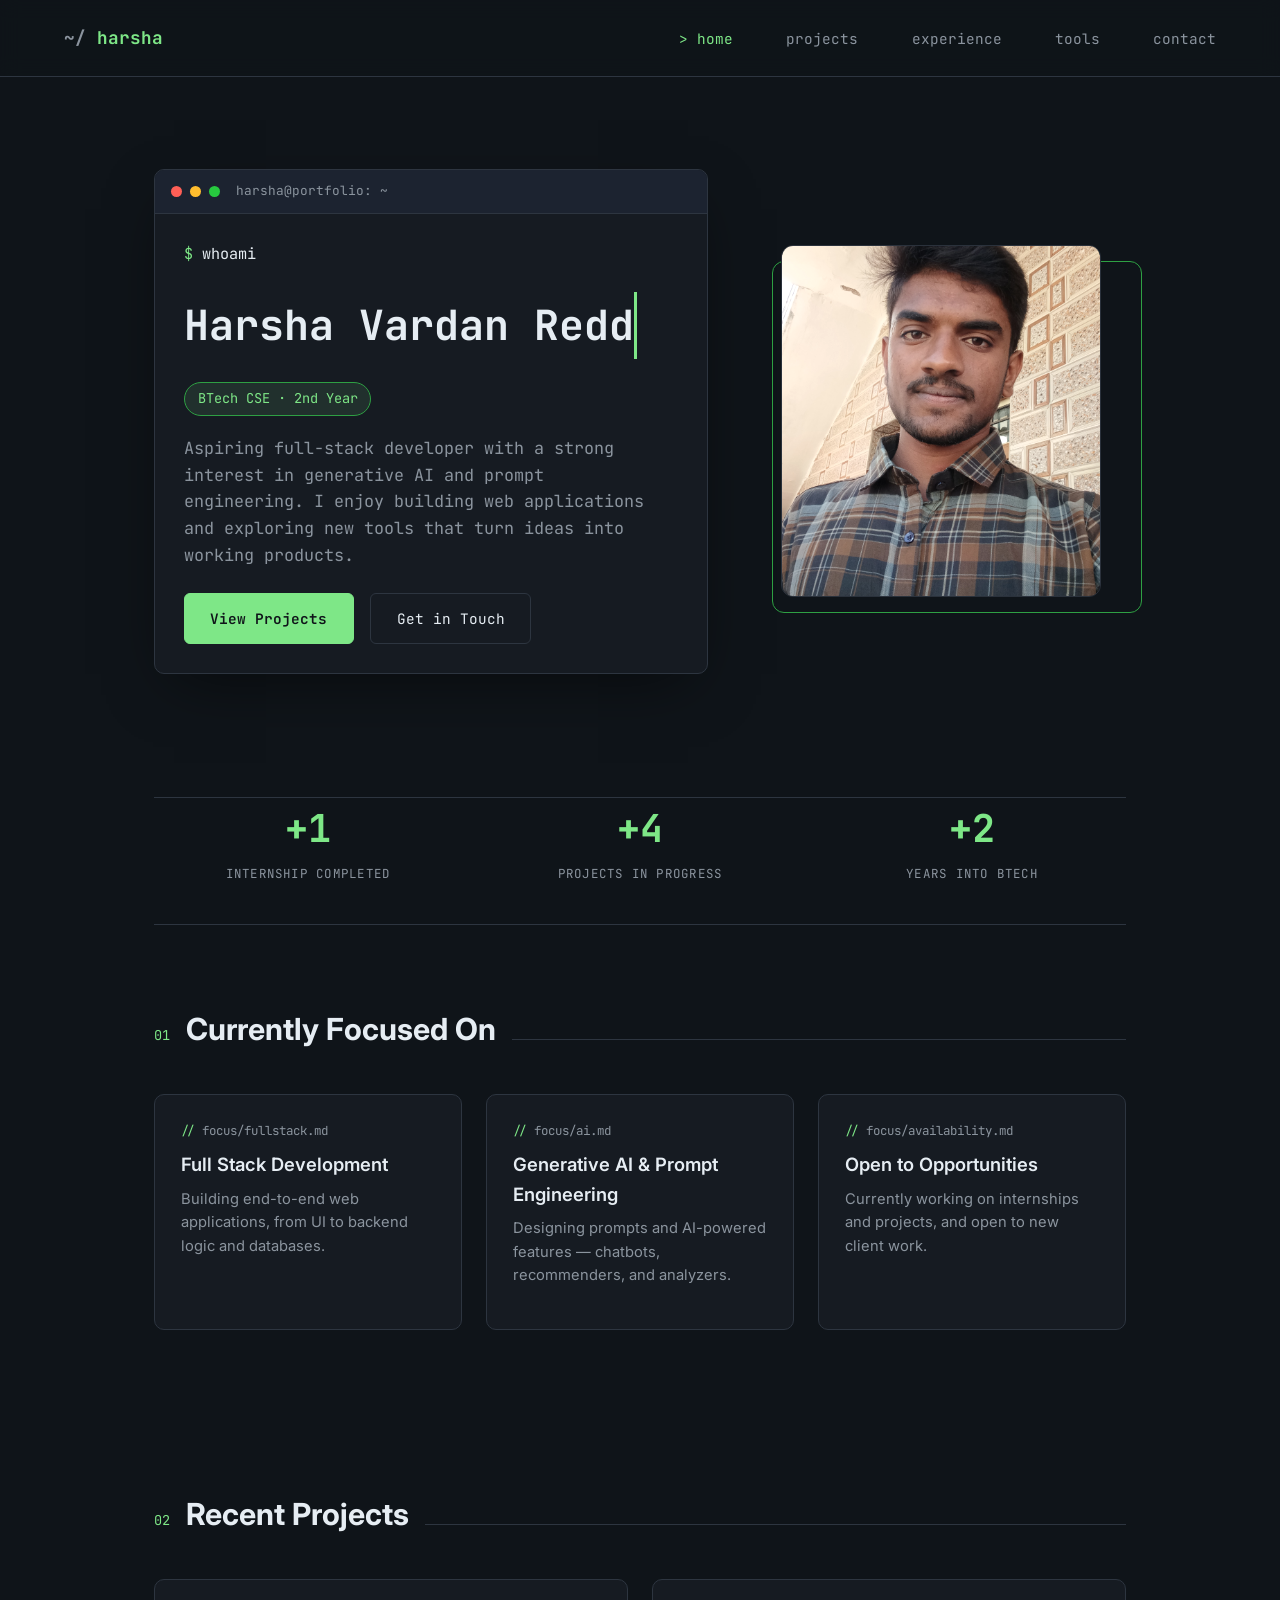
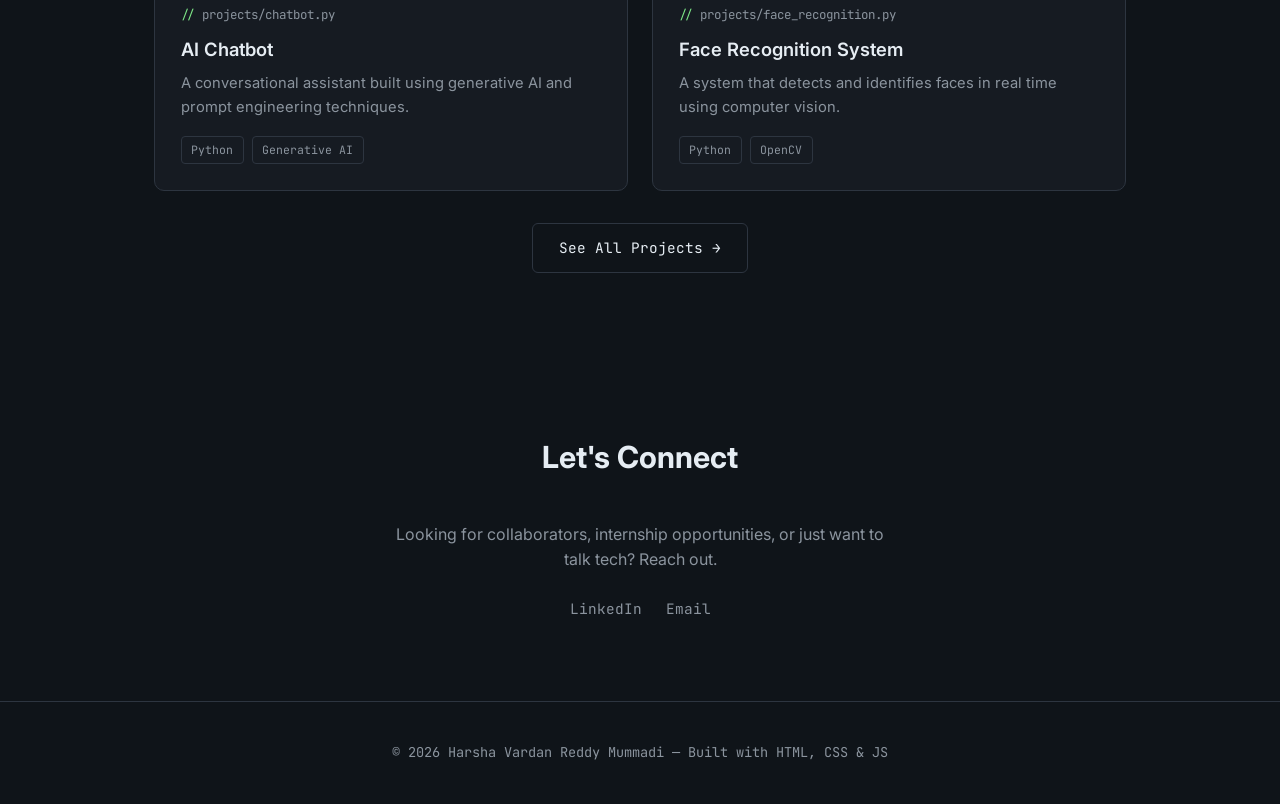
<file: index.html>
<!DOCTYPE html>
<html lang="en">
<head>
  <meta charset="UTF-8">
  <meta name="viewport" content="width=device-width, initial-scale=1.0">
  <title>Harsha Vardan Reddy Mummadi — Developer</title>
  <link rel="preconnect" href="https://fonts.googleapis.com">
  <link href="https://fonts.googleapis.com/css2?family=Inter:wght@400;500;600;700&family=JetBrains+Mono:wght@400;500;700&display=swap" rel="stylesheet">
  <link rel="stylesheet" href="styles.css">
</head>
<body>

  <nav class="nav">
    <a href="index.html" class="nav-logo">harsha</a>
    <button class="nav-toggle" aria-label="Toggle menu">menu</button>
    <ul class="nav-links">
      <li><a href="index.html" class="active">home</a></li>
      <li><a href="projects.html">projects</a></li>
      <li><a href="experience.html">experience</a></li>
      <li><a href="tools.html">tools</a></li>
      <li><a href="contact.html">contact</a></li>
    </ul>
  </nav>

  <div class="container">
    <!-- HERO -->
    <section class="hero">
      <div>
        <div class="terminal">
          <div class="terminal-bar">
            <span class="dot red"></span>
            <span class="dot yellow"></span>
            <span class="dot green"></span>
            <span class="terminal-title">harsha@portfolio: ~</span>
          </div>
          <div class="terminal-body">
            <div class="line"><span class="prompt">$</span> <span class="cmd-text">whoami</span></div>
            <h1 class="typed-name" data-text="Harsha Vardan Reddy Mummadi">Harsha Vardan Reddy Mummadi</h1>
            <div class="role-tag">BTech CSE · 2nd Year</div>
            <p class="hero-tagline">
              Aspiring full-stack developer with a strong interest in generative AI and prompt engineering.
              I enjoy building web applications and exploring new tools that turn ideas into working products.
            </p>
            <div class="btn-row">
              <a href="projects.html" class="btn btn-primary">View Projects</a>
              <a href="contact.html" class="btn btn-outline">Get in Touch</a>
            </div>
          </div>
        </div>
      </div>
      <div class="hero-photo-wrap">
        <div class="hero-photo-frame"></div>
        <img src="profile.jpg" alt="Harsha Vardan Reddy Mummadi" class="hero-photo">
      </div>
    </section>

    <!-- STATS -->
    <section class="stats" style="padding-top: 0;">
      <div class="stat reveal">
        <div class="stat-num" data-target="1">+0</div>
        <div class="stat-label">Internship Completed</div>
      </div>
      <div class="stat reveal">
        <div class="stat-num" data-target="4">+0</div>
        <div class="stat-label">Projects In Progress</div>
      </div>
      <div class="stat reveal">
        <div class="stat-num" data-target="2">+0</div>
        <div class="stat-label">Years Into BTech</div>
      </div>
    </section>

    <!-- ABOUT / FOCUS -->
    <section class="reveal">
      <div class="section-head">
        <span class="section-eyebrow">01</span>
        <h2 class="section-title">Currently Focused On</h2>
        <div class="section-rule"></div>
      </div>
      <div class="grid-3">
        <div class="card">
          <div class="card-file">focus/fullstack.md</div>
          <h3 class="card-title">Full Stack Development</h3>
          <p class="card-desc">Building end-to-end web applications, from UI to backend logic and databases.</p>
        </div>
        <div class="card">
          <div class="card-file">focus/ai.md</div>
          <h3 class="card-title">Generative AI & Prompt Engineering</h3>
          <p class="card-desc">Designing prompts and AI-powered features — chatbots, recommenders, and analyzers.</p>
        </div>
        <div class="card">
          <div class="card-file">focus/availability.md</div>
          <h3 class="card-title">Open to Opportunities</h3>
          <p class="card-desc">Currently working on internships and projects, and open to new client work.</p>
        </div>
      </div>
    </section>

    <!-- FEATURED PROJECTS PREVIEW -->
    <section class="reveal">
      <div class="section-head">
        <span class="section-eyebrow">02</span>
        <h2 class="section-title">Recent Projects</h2>
        <div class="section-rule"></div>
      </div>
      <div class="grid-2">
        <div class="card">
          <div class="card-file">projects/chatbot.py</div>
          <h3 class="card-title">AI Chatbot</h3>
          <p class="card-desc">A conversational assistant built using generative AI and prompt engineering techniques.</p>
          <div class="tag-row"><span class="tag">Python</span><span class="tag">Generative AI</span></div>
        </div>
        <div class="card">
          <div class="card-file">projects/face_recognition.py</div>
          <h3 class="card-title">Face Recognition System</h3>
          <p class="card-desc">A system that detects and identifies faces in real time using computer vision.</p>
          <div class="tag-row"><span class="tag">Python</span><span class="tag">OpenCV</span></div>
        </div>
      </div>
      <div style="margin-top: 2rem; text-align: center;">
        <a href="projects.html" class="btn btn-outline">See All Projects →</a>
      </div>
    </section>

    <!-- CONNECT -->
    <section class="reveal" style="text-align: center;">
      <div class="section-head" style="justify-content: center;">
        <h2 class="section-title">Let's Connect</h2>
      </div>
      <p style="color: var(--text-dim); max-width: 500px; margin: 0 auto;">
        Looking for collaborators, internship opportunities, or just want to talk tech? Reach out.
      </p>
      <div class="social-row" style="justify-content: center;">
        <a href="https://www.linkedin.com/in/harshavardanreddy1406" target="_blank" rel="noopener">LinkedIn</a>
        <a href="mailto:harshavardanreddy1406@gmail.com">Email</a>
      </div>
    </section>
  </div>

  <footer>
    © 2026 Harsha Vardan Reddy Mummadi — Built with HTML, CSS &amp; JS
  </footer>

  <script src="script.js"></script>
</body>
</html>
</file>
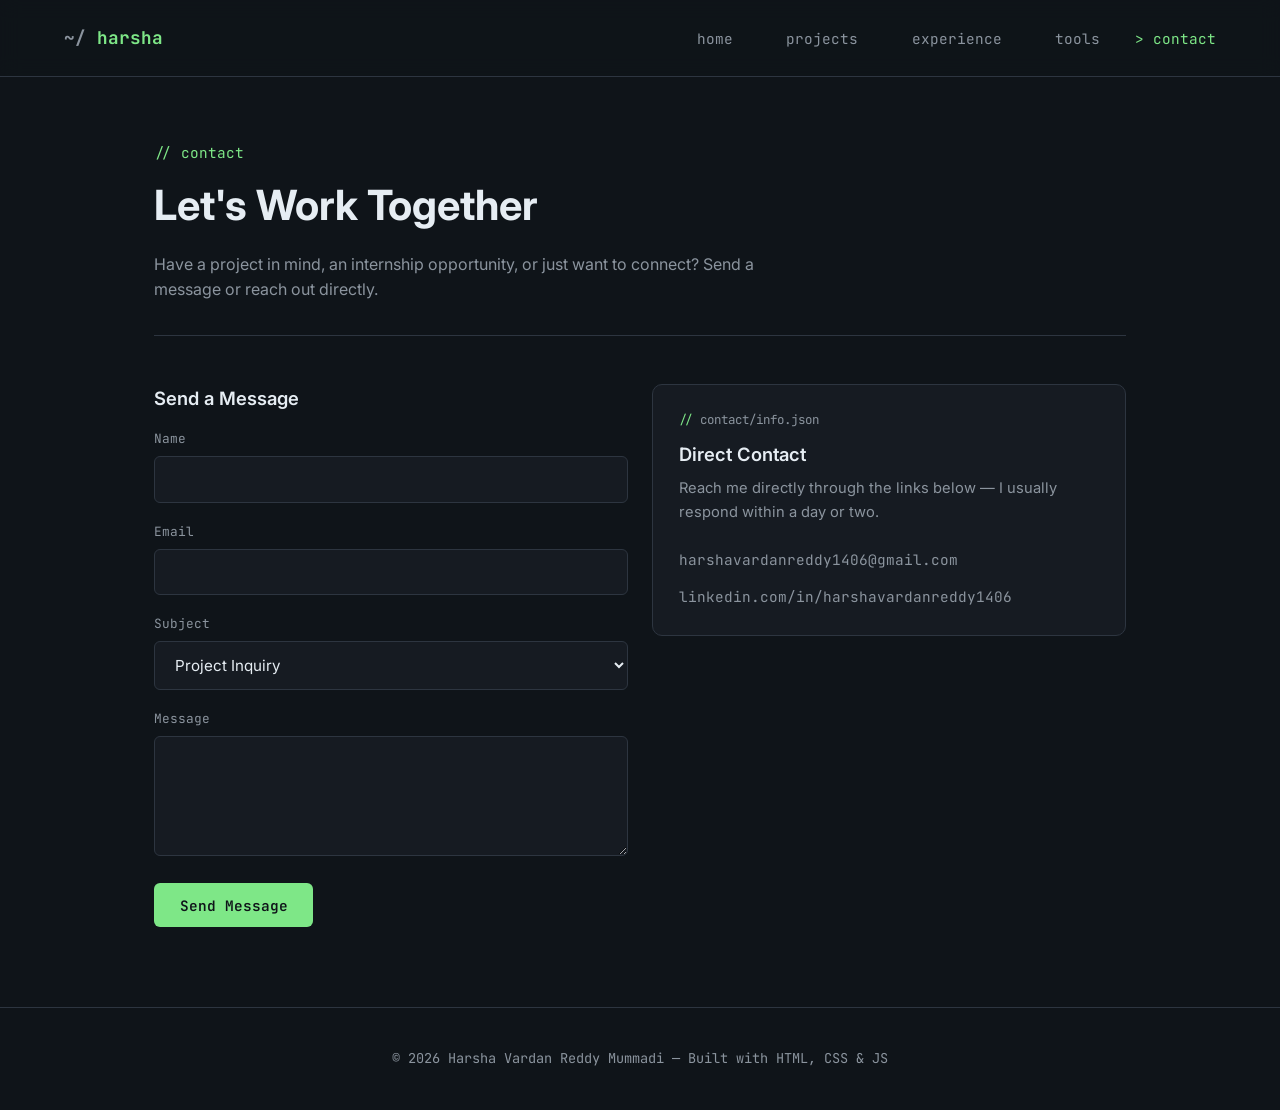
<file: contact.html>
<!DOCTYPE html>
<html lang="en">
<head>
  <meta charset="UTF-8">
  <meta name="viewport" content="width=device-width, initial-scale=1.0">
  <title>Contact — Harsha Vardan Reddy Mummadi</title>
  <link rel="preconnect" href="https://fonts.googleapis.com">
  <link href="https://fonts.googleapis.com/css2?family=Inter:wght@400;500;600;700&family=JetBrains+Mono:wght@400;500;700&display=swap" rel="stylesheet">
  <link rel="stylesheet" href="styles.css">
</head>
<body>

  <nav class="nav">
    <a href="index.html" class="nav-logo">harsha</a>
    <button class="nav-toggle" aria-label="Toggle menu">menu</button>
    <ul class="nav-links">
      <li><a href="index.html">home</a></li>
      <li><a href="projects.html">projects</a></li>
      <li><a href="experience.html">experience</a></li>
      <li><a href="tools.html">tools</a></li>
      <li><a href="contact.html" class="active">contact</a></li>
    </ul>
  </nav>

  <div class="container">
    <div class="page-header reveal">
      <div class="page-eyebrow">// contact</div>
      <h1 class="page-title">Let's Work Together</h1>
      <p class="page-subtitle">
        Have a project in mind, an internship opportunity, or just want to connect? Send a message
        or reach out directly.
      </p>
    </div>

    <div class="grid-2 reveal" style="margin-bottom: 4rem; align-items: start;">
      <div>
        <h3 class="card-title" style="margin-bottom: 1rem;">Send a Message</h3>
        <form onsubmit="return handleContactSubmit(event)">
          <div class="form-group">
            <label for="name">Name</label>
            <input type="text" id="name" name="name" required>
          </div>
          <div class="form-group">
            <label for="email">Email</label>
            <input type="email" id="email" name="email" required>
          </div>
          <div class="form-group">
            <label for="subject">Subject</label>
            <select id="subject" name="subject">
              <option>Project Inquiry</option>
              <option>Internship Opportunity</option>
              <option>Collaboration</option>
              <option>Just Saying Hi</option>
            </select>
          </div>
          <div class="form-group">
            <label for="message">Message</label>
            <textarea id="message" name="message" required></textarea>
          </div>
          <button type="submit" class="btn btn-primary" style="border: none; cursor: pointer;">Send Message</button>
          <p id="form-status" style="margin-top: 1rem; font-size: 0.85rem; font-family: var(--mono);"></p>
        </form>
      </div>

      <div class="card">
        <div class="card-file">contact/info.json</div>
        <h3 class="card-title">Direct Contact</h3>
        <p class="card-desc">Reach me directly through the links below — I usually respond within a day or two.</p>
        <div class="social-row" style="flex-direction: column; gap: 0.8rem;">
          <a href="mailto:harshavardanreddy1406@gmail.com">harshavardanreddy1406@gmail.com</a>
          <a href="https://www.linkedin.com/in/harshavardanreddy1406" target="_blank" rel="noopener">linkedin.com/in/harshavardanreddy1406</a>
        </div>
      </div>
    </div>
  </div>

  <footer>
    © 2026 Harsha Vardan Reddy Mummadi — Built with HTML, CSS &amp; JS
  </footer>

  <script src="script.js"></script>
</body>
</html>
</file>
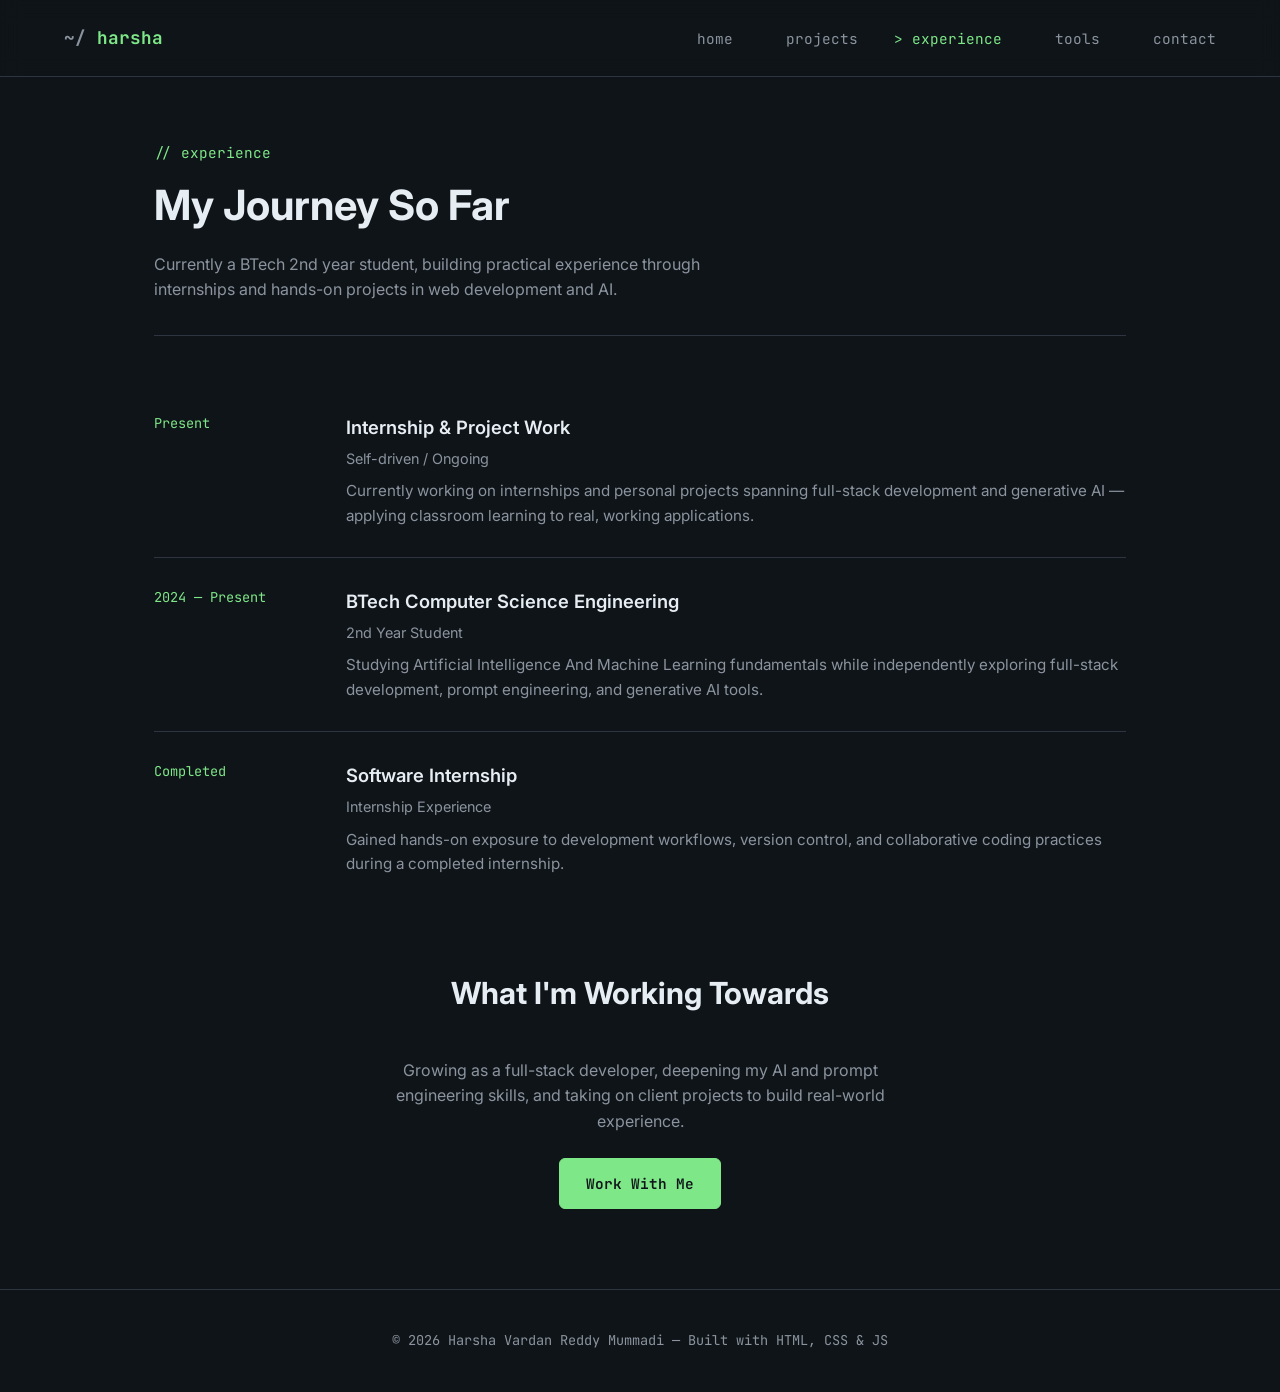
<file: experience.html>
<!DOCTYPE html>
<html lang="en">
<head>
  <meta charset="UTF-8">
  <meta name="viewport" content="width=device-width, initial-scale=1.0">
  <title>Experience — Harsha Vardan Reddy Mummadi</title>
  <link rel="preconnect" href="https://fonts.googleapis.com">
  <link href="https://fonts.googleapis.com/css2?family=Inter:wght@400;500;600;700&family=JetBrains+Mono:wght@400;500;700&display=swap" rel="stylesheet">
  <link rel="stylesheet" href="styles.css">
</head>
<body>

  <nav class="nav">
    <a href="index.html" class="nav-logo">harsha</a>
    <button class="nav-toggle" aria-label="Toggle menu">menu</button>
    <ul class="nav-links">
      <li><a href="index.html">home</a></li>
      <li><a href="projects.html">projects</a></li>
      <li><a href="experience.html" class="active">experience</a></li>
      <li><a href="tools.html">tools</a></li>
      <li><a href="contact.html">contact</a></li>
    </ul>
  </nav>

  <div class="container">
    <div class="page-header reveal">
      <div class="page-eyebrow">// experience</div>
      <h1 class="page-title">My Journey So Far</h1>
      <p class="page-subtitle">
        Currently a BTech 2nd year student, building practical experience through internships
        and hands-on projects in web development and AI.
      </p>
    </div>

    <div class="reveal" style="margin-bottom: 4rem;">
      <div class="timeline-item">
        <div class="timeline-date">Present</div>
        <div>
          <div class="timeline-role">Internship & Project Work</div>
          <div class="timeline-org">Self-driven / Ongoing</div>
          <div class="timeline-desc">
            Currently working on internships and personal projects spanning full-stack development
            and generative AI — applying classroom learning to real, working applications.
          </div>
        </div>
      </div>

      <div class="timeline-item">
        <div class="timeline-date">2024 — Present</div>
        <div>
          <div class="timeline-role">BTech Computer Science Engineering</div>
          <div class="timeline-org">2nd Year Student</div>
          <div class="timeline-desc">
            Studying Artificial Intelligence And Machine Learning fundamentals while independently exploring full-stack
            development, prompt engineering, and generative AI tools.
          </div>
        </div>
      </div>

      <div class="timeline-item">
        <div class="timeline-date">Completed</div>
        <div>
          <div class="timeline-role">Software Internship</div>
          <div class="timeline-org">Internship Experience</div>
          <div class="timeline-desc">
            Gained hands-on exposure to development workflows, version control, and collaborative
            coding practices during a completed internship.
          </div>
        </div>
      </div>
    </div>

    <section class="reveal" style="padding-top: 0; text-align: center;">
      <div class="section-head" style="justify-content: center;">
        <h2 class="section-title">What I'm Working Towards</h2>
      </div>
      <p style="color: var(--text-dim); max-width: 550px; margin: 0 auto 1.5rem;">
        Growing as a full-stack developer, deepening my AI and prompt engineering skills,
        and taking on client projects to build real-world experience.
      </p>
      <a href="contact.html" class="btn btn-primary">Work With Me</a>
    </section>
  </div>

  <footer>
    © 2026 Harsha Vardan Reddy Mummadi — Built with HTML, CSS &amp; JS
  </footer>

  <script src="script.js"></script>
</body>
</html>
</file>
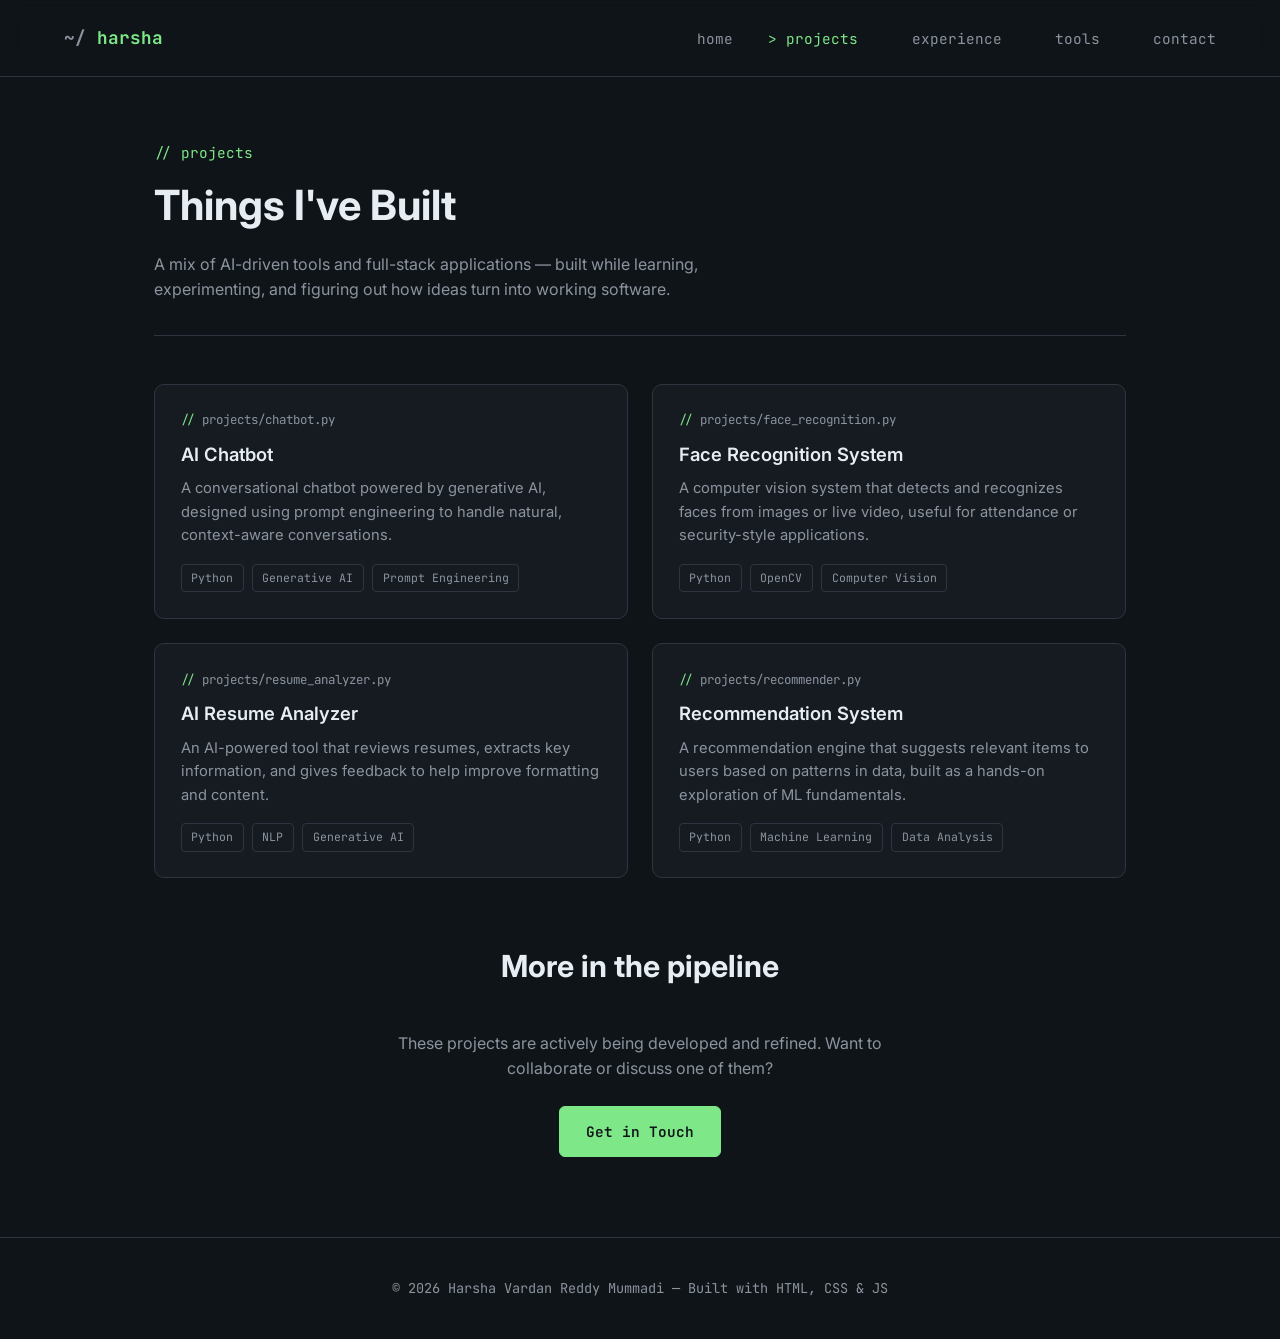
<file: projects.html>
<!DOCTYPE html>
<html lang="en">
<head>
  <meta charset="UTF-8">
  <meta name="viewport" content="width=device-width, initial-scale=1.0">
  <title>Projects — Harsha Vardan Reddy Mummadi</title>
  <link rel="preconnect" href="https://fonts.googleapis.com">
  <link href="https://fonts.googleapis.com/css2?family=Inter:wght@400;500;600;700&family=JetBrains+Mono:wght@400;500;700&display=swap" rel="stylesheet">
  <link rel="stylesheet" href="styles.css">
</head>
<body>

  <nav class="nav">
    <a href="index.html" class="nav-logo">harsha</a>
    <button class="nav-toggle" aria-label="Toggle menu">menu</button>
    <ul class="nav-links">
      <li><a href="index.html">home</a></li>
      <li><a href="projects.html" class="active">projects</a></li>
      <li><a href="experience.html">experience</a></li>
      <li><a href="tools.html">tools</a></li>
      <li><a href="contact.html">contact</a></li>
    </ul>
  </nav>

  <div class="container">
    <div class="page-header reveal">
      <div class="page-eyebrow">// projects</div>
      <h1 class="page-title">Things I've Built</h1>
      <p class="page-subtitle">
        A mix of AI-driven tools and full-stack applications — built while learning, experimenting,
        and figuring out how ideas turn into working software.
      </p>
    </div>

    <div class="grid-2 reveal" style="margin-bottom: 1.5rem;">
      <div class="card">
        <div class="card-file">projects/chatbot.py</div>
        <h3 class="card-title">AI Chatbot</h3>
        <p class="card-desc">
          A conversational chatbot powered by generative AI, designed using prompt engineering to handle
          natural, context-aware conversations.
        </p>
        <div class="tag-row">
          <span class="tag">Python</span>
          <span class="tag">Generative AI</span>
          <span class="tag">Prompt Engineering</span>
        </div>
      </div>

      <div class="card">
        <div class="card-file">projects/face_recognition.py</div>
        <h3 class="card-title">Face Recognition System</h3>
        <p class="card-desc">
          A computer vision system that detects and recognizes faces from images or live video,
          useful for attendance or security-style applications.
        </p>
        <div class="tag-row">
          <span class="tag">Python</span>
          <span class="tag">OpenCV</span>
          <span class="tag">Computer Vision</span>
        </div>
      </div>
    </div>

    <div class="grid-2 reveal" style="margin-bottom: 4rem;">
      <div class="card">
        <div class="card-file">projects/resume_analyzer.py</div>
        <h3 class="card-title">AI Resume Analyzer</h3>
        <p class="card-desc">
          An AI-powered tool that reviews resumes, extracts key information, and gives feedback to help
          improve formatting and content.
        </p>
        <div class="tag-row">
          <span class="tag">Python</span>
          <span class="tag">NLP</span>
          <span class="tag">Generative AI</span>
        </div>
      </div>

      <div class="card">
        <div class="card-file">projects/recommender.py</div>
        <h3 class="card-title">Recommendation System</h3>
        <p class="card-desc">
          A recommendation engine that suggests relevant items to users based on patterns in data,
          built as a hands-on exploration of ML fundamentals.
        </p>
        <div class="tag-row">
          <span class="tag">Python</span>
          <span class="tag">Machine Learning</span>
          <span class="tag">Data Analysis</span>
        </div>
      </div>
    </div>

    <section class="reveal" style="text-align: center; padding-top: 0;">
      <div class="section-head" style="justify-content: center;">
        <h2 class="section-title">More in the pipeline</h2>
      </div>
      <p style="color: var(--text-dim); max-width: 500px; margin: 0 auto 1.5rem;">
        These projects are actively being developed and refined. Want to collaborate or discuss one of them?
      </p>
      <a href="contact.html" class="btn btn-primary">Get in Touch</a>
    </section>
  </div>

  <footer>
    © 2026 Harsha Vardan Reddy Mummadi — Built with HTML, CSS &amp; JS
  </footer>

  <script src="script.js"></script>
</body>
</html>
</file>
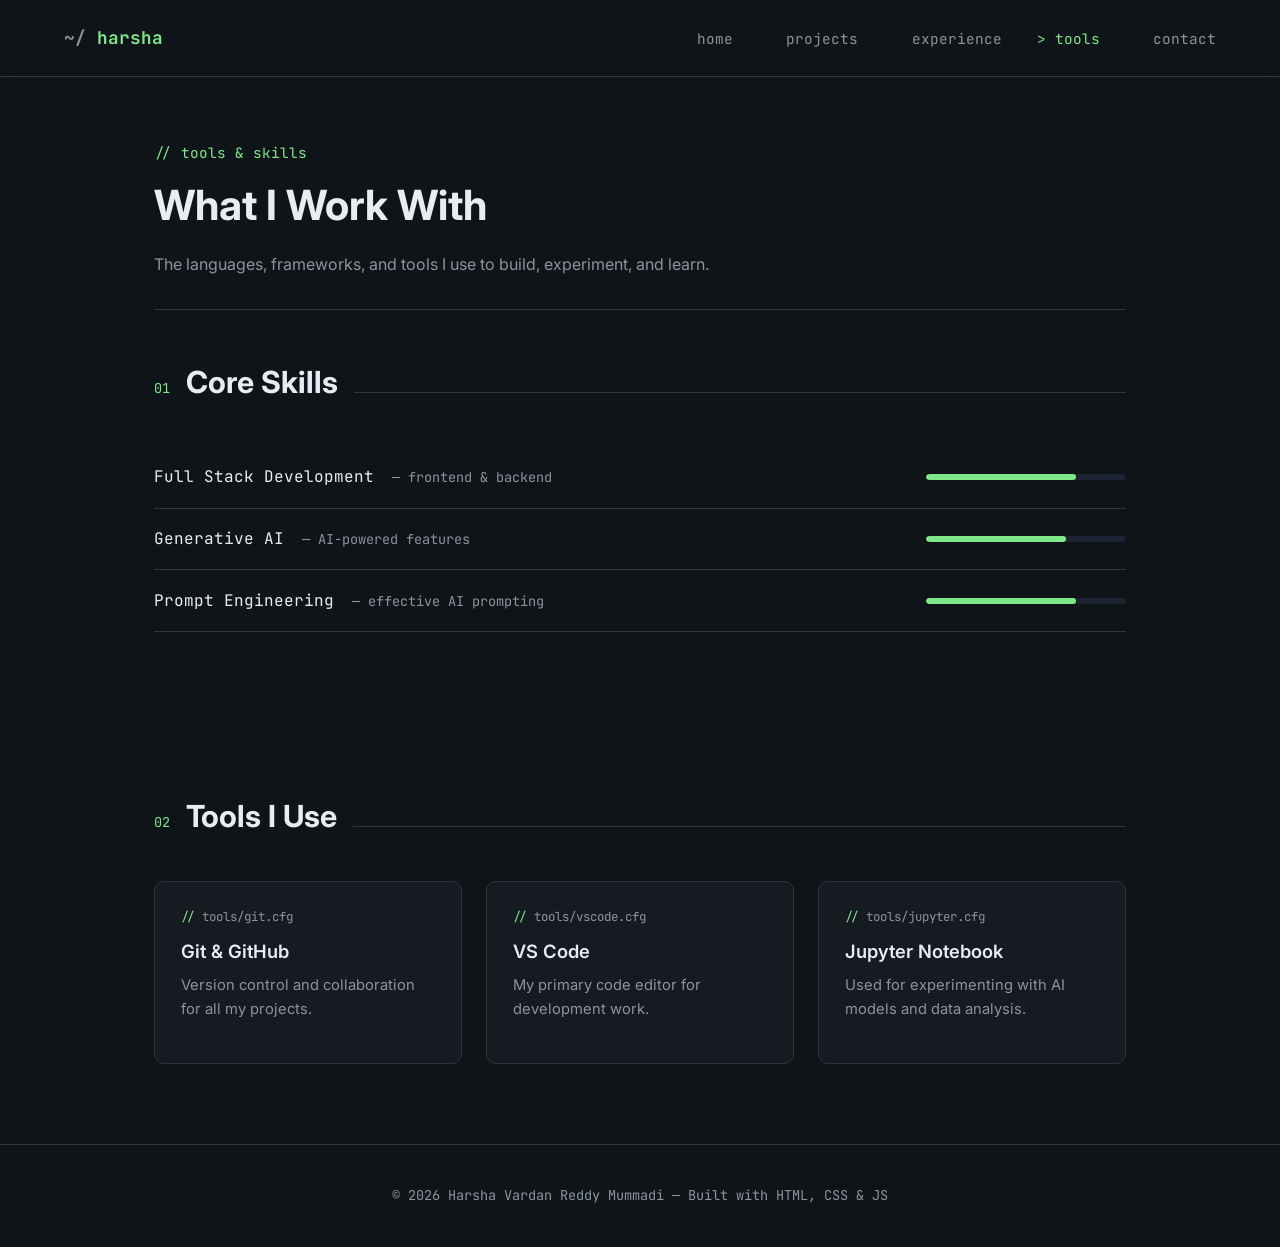
<file: tools.html>
<!DOCTYPE html>
<html lang="en">
<head>
  <meta charset="UTF-8">
  <meta name="viewport" content="width=device-width, initial-scale=1.0">
  <title>Tools & Skills — Harsha Vardan Reddy Mummadi</title>
  <link rel="preconnect" href="https://fonts.googleapis.com">
  <link href="https://fonts.googleapis.com/css2?family=Inter:wght@400;500;600;700&family=JetBrains+Mono:wght@400;500;700&display=swap" rel="stylesheet">
  <link rel="stylesheet" href="styles.css">
</head>
<body>

  <nav class="nav">
    <a href="index.html" class="nav-logo">harsha</a>
    <button class="nav-toggle" aria-label="Toggle menu">menu</button>
    <ul class="nav-links">
      <li><a href="index.html">home</a></li>
      <li><a href="projects.html">projects</a></li>
      <li><a href="experience.html">experience</a></li>
      <li><a href="tools.html" class="active">tools</a></li>
      <li><a href="contact.html">contact</a></li>
    </ul>
  </nav>

  <div class="container">
    <div class="page-header reveal">
      <div class="page-eyebrow">// tools & skills</div>
      <h1 class="page-title">What I Work With</h1>
      <p class="page-subtitle">
        The languages, frameworks, and tools I use to build, experiment, and learn.
      </p>
    </div>

    <section class="reveal" style="padding-top: 0;">
      <div class="section-head">
        <span class="section-eyebrow">01</span>
        <h2 class="section-title">Core Skills</h2>
        <div class="section-rule"></div>
      </div>

      <div class="tool-row">
        <div class="tool-name">Full Stack Development <span>— frontend & backend</span></div>
        <div class="tool-bar"><div class="tool-bar-fill" style="width: 75%;"></div></div>
      </div>
      <div class="tool-row">
        <div class="tool-name">Generative AI <span>— AI-powered features</span></div>
        <div class="tool-bar"><div class="tool-bar-fill" style="width: 70%;"></div></div>
      </div>
      <div class="tool-row">
        <div class="tool-name">Prompt Engineering <span>— effective AI prompting</span></div>
        <div class="tool-bar"><div class="tool-bar-fill" style="width: 75%;"></div></div>
      </div>
    </section>

    <section class="reveal">
      <div class="section-head">
        <span class="section-eyebrow">02</span>
        <h2 class="section-title">Tools I Use</h2>
        <div class="section-rule"></div>
      </div>

      <div class="grid-3">
        <div class="card">
          <div class="card-file">tools/git.cfg</div>
          <h3 class="card-title">Git & GitHub</h3>
          <p class="card-desc">Version control and collaboration for all my projects.</p>
        </div>
        <div class="card">
          <div class="card-file">tools/vscode.cfg</div>
          <h3 class="card-title">VS Code</h3>
          <p class="card-desc">My primary code editor for development work.</p>
        </div>
        <div class="card">
          <div class="card-file">tools/jupyter.cfg</div>
          <h3 class="card-title">Jupyter Notebook</h3>
          <p class="card-desc">Used for experimenting with AI models and data analysis.</p>
        </div>
      </div>
    </section>
  </div>

  <footer>
    © 2026 Harsha Vardan Reddy Mummadi — Built with HTML, CSS &amp; JS
  </footer>

  <script src="script.js"></script>
</body>
</html>
</file>
<file: styles.css>
:root {
  --bg: #0F1419;
  --surface: #161B22;
  --surface-2: #1C2330;
  --text: #E6EDF3;
  --text-dim: #8B949E;
  --accent: #7EE787;
  --accent-dim: #2EA043;
  --border: #2D3540;
  --mono: 'JetBrains Mono', monospace;
  --sans: 'Inter', sans-serif;
}

* { margin: 0; padding: 0; box-sizing: border-box; }

html { scroll-behavior: smooth; }

body {
  background: var(--bg);
  color: var(--text);
  font-family: var(--sans);
  line-height: 1.6;
  -webkit-font-smoothing: antialiased;
}

a { color: inherit; text-decoration: none; }

/* ===== NAV ===== */
.nav {
  position: sticky;
  top: 0;
  z-index: 100;
  display: flex;
  justify-content: space-between;
  align-items: center;
  padding: 1.5rem 5%;
  background: rgba(15, 20, 25, 0.85);
  backdrop-filter: blur(10px);
  border-bottom: 1px solid var(--border);
}

.nav-logo {
  font-family: var(--mono);
  font-weight: 700;
  font-size: 1.1rem;
  color: var(--accent);
}

.nav-logo::before { content: "~/ "; color: var(--text-dim); }

.nav-links {
  display: flex;
  gap: 2.2rem;
  list-style: none;
  font-family: var(--mono);
  font-size: 0.9rem;
}

.nav-links a {
  color: var(--text-dim);
  transition: color 0.2s;
  position: relative;
}

.nav-links a::before { content: "./"; color: var(--accent); opacity: 0; transition: opacity 0.2s; }

.nav-links a:hover { color: var(--text); }
.nav-links a:hover::before { opacity: 1; }
.nav-links a.active { color: var(--accent); }
.nav-links a.active::before { content: "> "; opacity: 1; color: var(--accent); }

.nav-toggle {
  display: none;
  background: none;
  border: 1px solid var(--border);
  color: var(--text);
  font-family: var(--mono);
  padding: 0.4rem 0.7rem;
  border-radius: 4px;
  cursor: pointer;
}

/* ===== CONTAINER ===== */
.container {
  max-width: 1100px;
  margin: 0 auto;
  padding: 0 5%;
}

section { padding: 5rem 0; }

/* ===== HERO ===== */
.hero {
  display: grid;
  grid-template-columns: 1.2fr 0.8fr;
  gap: 3rem;
  align-items: center;
  min-height: 80vh;
  padding-top: 3rem;
}

.terminal {
  background: var(--surface);
  border: 1px solid var(--border);
  border-radius: 10px;
  overflow: hidden;
  box-shadow: 0 20px 60px -20px rgba(0,0,0,0.6);
}

.terminal-bar {
  display: flex;
  align-items: center;
  gap: 0.5rem;
  padding: 0.7rem 1rem;
  background: var(--surface-2);
  border-bottom: 1px solid var(--border);
}

.dot { width: 11px; height: 11px; border-radius: 50%; }
.dot.red { background: #FF5F56; }
.dot.yellow { background: #FFBD2E; }
.dot.green { background: #27C93F; }

.terminal-title {
  font-family: var(--mono);
  font-size: 0.8rem;
  color: var(--text-dim);
  margin-left: 0.5rem;
}

.terminal-body {
  padding: 1.8rem;
  font-family: var(--mono);
  font-size: 0.95rem;
}

.terminal-body .line { margin-bottom: 0.6rem; }
.prompt { color: var(--accent); }
.cmd-text { color: var(--text); }

.typed-name {
  font-size: 2.6rem;
  font-weight: 700;
  margin: 1rem 0 0.5rem;
  color: var(--text);
  border-right: 3px solid var(--accent);
  display: inline-block;
  white-space: nowrap;
  overflow: hidden;
}

.role-tag {
  display: inline-block;
  color: var(--accent);
  background: rgba(126, 231, 135, 0.1);
  border: 1px solid var(--accent-dim);
  padding: 0.3rem 0.8rem;
  border-radius: 20px;
  font-size: 0.85rem;
  margin: 0.5rem 0 1.2rem;
}

.hero-tagline {
  color: var(--text-dim);
  font-size: 1.05rem;
  max-width: 480px;
  margin-bottom: 1.5rem;
}

.btn-row { display: flex; gap: 1rem; flex-wrap: wrap; }

.btn {
  font-family: var(--mono);
  font-size: 0.9rem;
  padding: 0.8rem 1.6rem;
  border-radius: 6px;
  border: 1px solid var(--border);
  transition: all 0.2s ease;
  cursor: pointer;
  display: inline-block;
}

.btn-primary {
  background: var(--accent);
  color: #0F1419;
  border-color: var(--accent);
  font-weight: 600;
}

.btn-primary:hover { background: #93f3a0; transform: translateY(-2px); }

.btn-outline {
  background: transparent;
  color: var(--text);
}

.btn-outline:hover { border-color: var(--accent); color: var(--accent); transform: translateY(-2px); }

.hero-photo-wrap {
  position: relative;
  display: flex;
  justify-content: center;
}

.hero-photo {
  width: 100%;
  max-width: 320px;
  aspect-ratio: 1/1.1;
  object-fit: cover;
  border-radius: 12px;
  border: 1px solid var(--border);
  filter: grayscale(15%) contrast(1.05);
}

.hero-photo-frame {
  position: absolute;
  top: 16px;
  left: 16px;
  right: -16px;
  bottom: -16px;
  border: 1px solid var(--accent-dim);
  border-radius: 12px;
  z-index: -1;
}

/* ===== STATS ===== */
.stats {
  display: grid;
  grid-template-columns: repeat(3, 1fr);
  gap: 1.5rem;
  border-top: 1px solid var(--border);
  border-bottom: 1px solid var(--border);
  padding: 2.5rem 0;
}

.stat { text-align: center; }

.stat-num {
  font-family: var(--mono);
  font-size: 2.4rem;
  font-weight: 700;
  color: var(--accent);
}

.stat-label {
  font-family: var(--mono);
  font-size: 0.78rem;
  color: var(--text-dim);
  letter-spacing: 0.1em;
  text-transform: uppercase;
  margin-top: 0.3rem;
}

/* ===== SECTION HEADERS ===== */
.section-head {
  display: flex;
  align-items: baseline;
  gap: 1rem;
  margin-bottom: 2.5rem;
}

.section-eyebrow {
  font-family: var(--mono);
  font-size: 0.85rem;
  color: var(--accent);
}

.section-title {
  font-size: 1.9rem;
  font-weight: 700;
}

.section-rule {
  flex: 1;
  height: 1px;
  background: var(--border);
}

/* ===== CARDS / GRID ===== */
.grid-3 {
  display: grid;
  grid-template-columns: repeat(3, 1fr);
  gap: 1.5rem;
}

.grid-2 {
  display: grid;
  grid-template-columns: repeat(2, 1fr);
  gap: 1.5rem;
}

.card {
  background: var(--surface);
  border: 1px solid var(--border);
  border-radius: 10px;
  padding: 1.6rem;
  transition: border-color 0.2s, transform 0.2s;
}

.card:hover {
  border-color: var(--accent-dim);
  transform: translateY(-4px);
}

.card-file {
  font-family: var(--mono);
  font-size: 0.78rem;
  color: var(--text-dim);
  margin-bottom: 0.6rem;
}

.card-file::before { content: "// "; color: var(--accent); }

.card-title { font-size: 1.15rem; font-weight: 600; margin-bottom: 0.5rem; }

.card-desc { color: var(--text-dim); font-size: 0.92rem; margin-bottom: 1rem; }

.tag-row { display: flex; gap: 0.5rem; flex-wrap: wrap; }

.tag {
  font-family: var(--mono);
  font-size: 0.72rem;
  padding: 0.25rem 0.6rem;
  border: 1px solid var(--border);
  border-radius: 4px;
  color: var(--text-dim);
}

/* ===== TIMELINE ===== */
.timeline-item {
  display: grid;
  grid-template-columns: 160px 1fr;
  gap: 2rem;
  padding: 1.8rem 0;
  border-bottom: 1px solid var(--border);
}

.timeline-item:last-child { border-bottom: none; }

.timeline-date {
  font-family: var(--mono);
  font-size: 0.85rem;
  color: var(--accent);
}

.timeline-role { font-size: 1.15rem; font-weight: 600; margin-bottom: 0.3rem; }
.timeline-org { color: var(--text-dim); font-size: 0.9rem; margin-bottom: 0.6rem; }
.timeline-desc { color: var(--text-dim); font-size: 0.95rem; }

/* ===== TOOLS ===== */
.tool-row {
  display: flex;
  justify-content: space-between;
  align-items: center;
  padding: 1.1rem 0;
  border-bottom: 1px solid var(--border);
  font-family: var(--mono);
}

.tool-row:first-child { border-top: 1px solid var(--border); }

.tool-name { font-size: 1rem; }
.tool-name span { color: var(--text-dim); margin-left: 0.5rem; font-size: 0.85rem; }

.tool-bar {
  width: 200px;
  height: 6px;
  background: var(--surface-2);
  border-radius: 3px;
  overflow: hidden;
}

.tool-bar-fill { height: 100%; background: var(--accent); border-radius: 3px; }

/* ===== CONTACT FORM ===== */
.form-group { margin-bottom: 1.2rem; }

.form-group label {
  display: block;
  font-family: var(--mono);
  font-size: 0.8rem;
  color: var(--text-dim);
  margin-bottom: 0.4rem;
}

.form-group input,
.form-group textarea,
.form-group select {
  width: 100%;
  background: var(--surface);
  border: 1px solid var(--border);
  border-radius: 6px;
  padding: 0.8rem 1rem;
  color: var(--text);
  font-family: var(--sans);
  font-size: 0.95rem;
  transition: border-color 0.2s;
}

.form-group input:focus,
.form-group textarea:focus,
.form-group select:focus {
  outline: none;
  border-color: var(--accent);
}

.form-group textarea { resize: vertical; min-height: 120px; }

/* ===== SOCIAL LINKS ===== */
.social-row {
  display: flex;
  gap: 1.5rem;
  margin-top: 1.5rem;
  font-family: var(--mono);
  font-size: 0.9rem;
}

.social-row a {
  color: var(--text-dim);
  border-bottom: 1px solid transparent;
  transition: color 0.2s, border-color 0.2s;
}

.social-row a:hover { color: var(--accent); border-color: var(--accent); }

/* ===== FOOTER ===== */
footer {
  border-top: 1px solid var(--border);
  padding: 2.5rem 5%;
  text-align: center;
  color: var(--text-dim);
  font-family: var(--mono);
  font-size: 0.85rem;
}

/* ===== PAGE HEADER (for non-home pages) ===== */
.page-header {
  padding: 4rem 0 2rem;
  border-bottom: 1px solid var(--border);
  margin-bottom: 3rem;
}

.page-eyebrow {
  font-family: var(--mono);
  color: var(--accent);
  font-size: 0.9rem;
  margin-bottom: 0.5rem;
}

.page-title { font-size: 2.6rem; font-weight: 700; }
.page-subtitle { color: var(--text-dim); margin-top: 0.8rem; max-width: 600px; }

/* ===== ANIMATIONS ===== */
@keyframes blink {
  50% { border-color: transparent; }
}

.cursor-blink { animation: blink 1s step-end infinite; }

.reveal {
  opacity: 0;
  transform: translateY(20px);
  transition: opacity 0.6s ease, transform 0.6s ease;
}

.reveal.visible { opacity: 1; transform: translateY(0); }

/* ===== RESPONSIVE ===== */
@media (max-width: 860px) {
  .hero { grid-template-columns: 1fr; min-height: auto; padding-top: 2rem; gap: 2.5rem; }
  .hero-photo-wrap { order: -1; }
  .hero-photo { max-width: 220px; margin: 0 auto; }
  .stats { grid-template-columns: 1fr; gap: 2rem; }
  .grid-3 { grid-template-columns: 1fr; }
  .grid-2 { grid-template-columns: 1fr; }
  .timeline-item { grid-template-columns: 1fr; gap: 0.5rem; }
  .nav-links {
    position: absolute;
    top: 100%;
    left: 0;
    right: 0;
    background: var(--bg);
    flex-direction: column;
    padding: 1.5rem 5%;
    border-bottom: 1px solid var(--border);
    display: none;
    gap: 1.2rem;
  }
  .nav-links.open { display: flex; }
  .nav-toggle { display: block; }
  .typed-name { font-size: 1.9rem; white-space: normal; border-right: none; }
  .page-title { font-size: 2rem; }
  .tool-bar { width: 100px; }
}

@media (prefers-reduced-motion: reduce) {
  * { animation: none !important; transition: none !important; }
}
</file>
